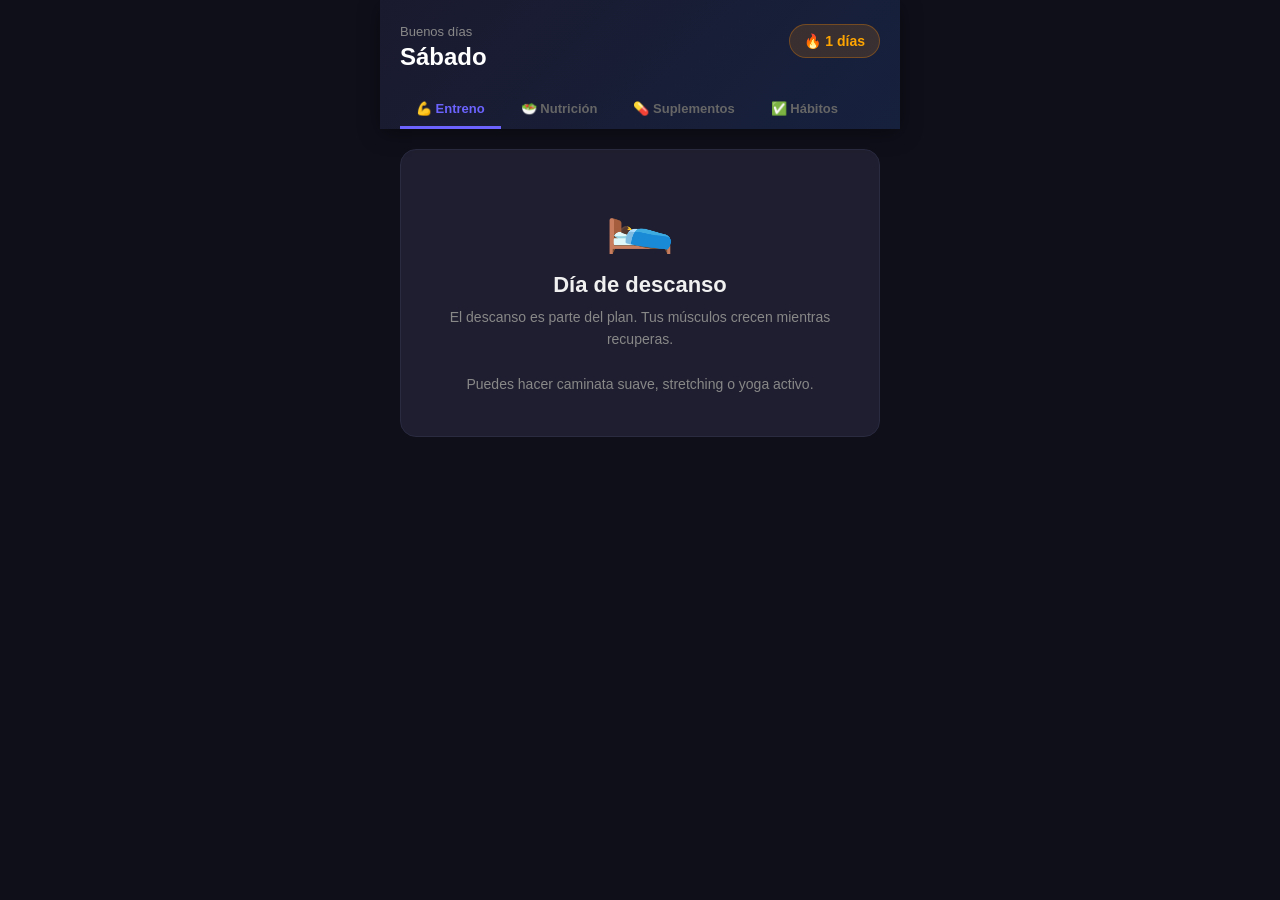
<file: plan-app/index.html>
<!DOCTYPE html>
<html lang="es">
<head>
  <meta charset="UTF-8" />
  <meta name="viewport" content="width=device-width, initial-scale=1.0" />
  <title>Mi Plan Diario</title>
  <link rel="stylesheet" href="style.css" />
  <link rel="manifest" href="manifest.json" />
  <meta name="apple-mobile-web-app-capable" content="yes" />
  <meta name="apple-mobile-web-app-title" content="Mi Plan" />
  <meta name="theme-color" content="#1a1a2e" />
</head>
<body>
  <div class="app">
    <header>
      <div class="header-top">
        <div>
          <p class="greeting" id="greeting"></p>
          <h1 id="day-name"></h1>
        </div>
        <div class="streak">🔥 <span id="streak">0</span> días</div>
      </div>
      <div class="tabs">
        <button class="tab active" onclick="showTab('training', this)">💪 Entreno</button>
        <button class="tab" onclick="showTab('nutrition', this)">🥗 Nutrición</button>
        <button class="tab" onclick="showTab('supplements', this)">💊 Suplementos</button>
        <button class="tab" onclick="showTab('habits', this)">✅ Hábitos</button>
      </div>
    </header>

    <!-- ENTRENAMIENTO -->
    <section id="tab-training" class="tab-content active">
      <div id="training-content"></div>
    </section>

    <!-- NUTRICIÓN -->
    <section id="tab-nutrition" class="tab-content">
      <div id="nutrition-content"></div>
    </section>

    <!-- SUPLEMENTOS -->
    <section id="tab-supplements" class="tab-content">
      <div id="supplements-content"></div>
    </section>

    <!-- HÁBITOS -->
    <section id="tab-habits" class="tab-content">
      <div id="habits-content"></div>
    </section>
  </div>

  <script src="app.js"></script>
</body>
</html>
</file>
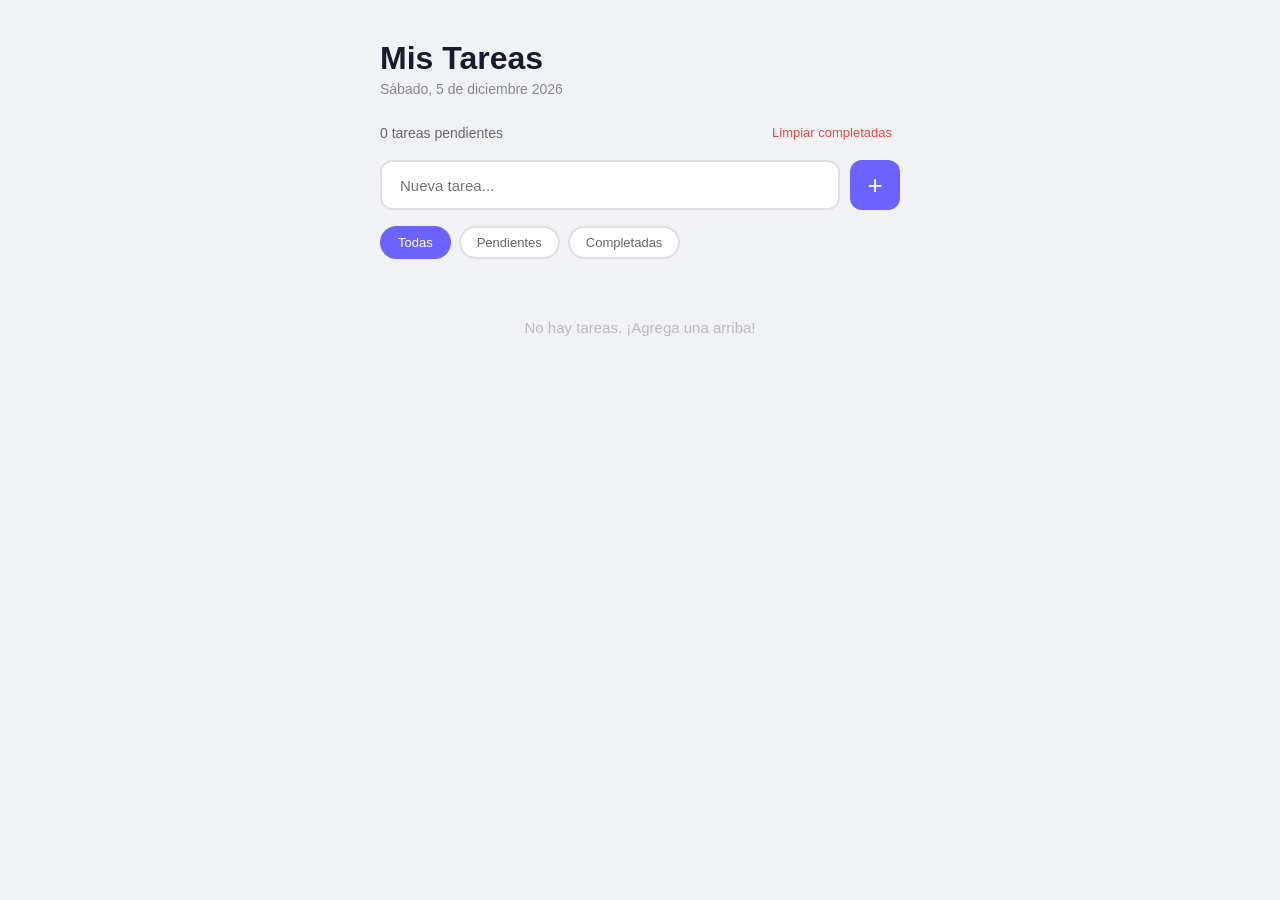
<file: todo-app/index.html>
<!DOCTYPE html>
<html lang="es">
<head>
  <meta charset="UTF-8" />
  <meta name="viewport" content="width=device-width, initial-scale=1.0" />
  <title>Mis Tareas</title>
  <link rel="stylesheet" href="style.css" />
  <link rel="manifest" href="manifest.json" />
  <meta name="apple-mobile-web-app-capable" content="yes" />
  <meta name="apple-mobile-web-app-status-bar-style" content="default" />
  <meta name="apple-mobile-web-app-title" content="Tareas" />
  <meta name="theme-color" content="#6c63ff" />
</head>
<body>
  <div class="container">
    <header>
      <h1>Mis Tareas</h1>
      <p class="date" id="date"></p>
    </header>

    <div class="stats">
      <span id="stats-text">0 tareas pendientes</span>
      <button class="clear-btn" onclick="clearCompleted()">Limpiar completadas</button>
    </div>

    <div class="input-row">
      <input type="text" id="new-task" placeholder="Nueva tarea..." onkeydown="if(event.key==='Enter') addTask()" />
      <button onclick="addTask()">+</button>
    </div>

    <div class="filters">
      <button class="filter-btn active" onclick="setFilter('all', this)">Todas</button>
      <button class="filter-btn" onclick="setFilter('pending', this)">Pendientes</button>
      <button class="filter-btn" onclick="setFilter('done', this)">Completadas</button>
    </div>

    <ul id="task-list"></ul>

    <p class="empty" id="empty-msg">No hay tareas. ¡Agrega una arriba!</p>
  </div>

  <script src="app.js"></script>
</body>
</html>
</file>
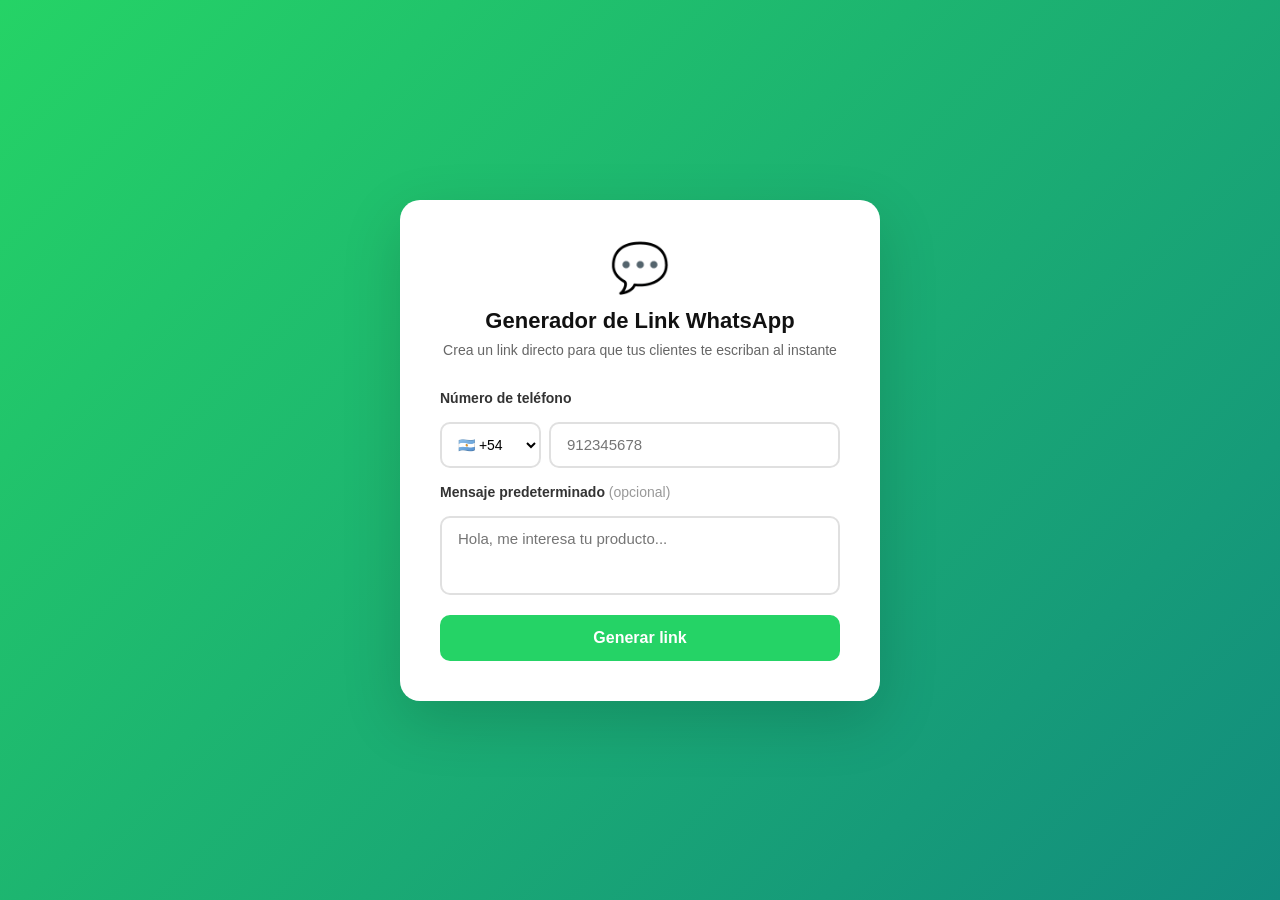
<file: whatsapp-link/index.html>
<!DOCTYPE html>
<html lang="es">
<head>
  <meta charset="UTF-8" />
  <meta name="viewport" content="width=device-width, initial-scale=1.0" />
  <title>Generador de Link de WhatsApp</title>
  <link rel="stylesheet" href="style.css" />
</head>
<body>
  <div class="card">
    <div class="logo">💬</div>
    <h1>Generador de Link WhatsApp</h1>
    <p class="subtitle">Crea un link directo para que tus clientes te escriban al instante</p>

    <div class="form">
      <label for="phone">Número de teléfono</label>
      <div class="phone-row">
        <select id="country">
          <option value="54">🇦🇷 +54</option>
          <option value="56">🇨🇱 +56</option>
          <option value="57">🇨🇴 +57</option>
          <option value="52">🇲🇽 +52</option>
          <option value="51">🇵🇪 +51</option>
          <option value="598">🇺🇾 +598</option>
          <option value="34">🇪🇸 +34</option>
          <option value="1">🇺🇸 +1</option>
        </select>
        <input type="tel" id="phone" placeholder="912345678" />
      </div>

      <label for="message">Mensaje predeterminado <span class="optional">(opcional)</span></label>
      <textarea id="message" rows="3" placeholder="Hola, me interesa tu producto..."></textarea>

      <button onclick="generate()">Generar link</button>
    </div>

    <div class="result" id="result" style="display:none">
      <p class="result-label">Tu link:</p>
      <div class="link-box">
        <span id="generated-link"></span>
        <button class="copy-btn" onclick="copyLink()">Copiar</button>
      </div>
      <a id="test-link" href="#" target="_blank" class="test-btn">Probar en WhatsApp →</a>
    </div>
  </div>

  <script src="app.js"></script>
</body>
</html>
</file>
<file: plan-app/style.css>
* { margin: 0; padding: 0; box-sizing: border-box; }

body {
  background: #0f0f1a;
  color: #f0f0f0;
  font-family: 'Segoe UI', sans-serif;
  min-height: 100vh;
}

.app { max-width: 520px; margin: 0 auto; padding-bottom: 40px; }

header {
  background: linear-gradient(135deg, #1a1a2e, #16213e);
  padding: 24px 20px 0;
  position: sticky;
  top: 0;
  z-index: 10;
  box-shadow: 0 4px 20px rgba(0,0,0,0.4);
}

.header-top {
  display: flex;
  justify-content: space-between;
  align-items: flex-start;
  margin-bottom: 20px;
}

.greeting { color: #888; font-size: 13px; margin-bottom: 4px; }

h1 { font-size: 24px; font-weight: 700; color: #fff; }

.streak {
  background: rgba(255,140,0,0.15);
  border: 1px solid rgba(255,140,0,0.3);
  padding: 8px 14px;
  border-radius: 20px;
  font-size: 14px;
  color: #ffa500;
  font-weight: 600;
}

.tabs {
  display: flex;
  gap: 4px;
  overflow-x: auto;
  padding-bottom: 0;
  scrollbar-width: none;
}
.tabs::-webkit-scrollbar { display: none; }

.tab {
  flex-shrink: 0;
  padding: 10px 16px;
  background: none;
  border: none;
  color: #666;
  font-size: 13px;
  font-weight: 600;
  cursor: pointer;
  border-bottom: 3px solid transparent;
  transition: all 0.2s;
  white-space: nowrap;
}
.tab.active { color: #6c63ff; border-bottom-color: #6c63ff; }

.tab-content { display: none; padding: 20px; }
.tab-content.active { display: block; }

/* Cards */
.card {
  background: #1e1e30;
  border-radius: 16px;
  padding: 20px;
  margin-bottom: 16px;
  border: 1px solid #2a2a40;
}

.card-title {
  font-size: 11px;
  font-weight: 700;
  text-transform: uppercase;
  letter-spacing: 1px;
  color: #666;
  margin-bottom: 14px;
}

.card-header {
  display: flex;
  align-items: center;
  gap: 12px;
  margin-bottom: 16px;
}

.card-icon {
  width: 44px;
  height: 44px;
  border-radius: 12px;
  display: flex;
  align-items: center;
  justify-content: center;
  font-size: 20px;
  flex-shrink: 0;
}

.card-header h2 { font-size: 17px; font-weight: 700; }
.card-header p { font-size: 13px; color: #888; margin-top: 2px; }

/* Rest day */
.rest-card {
  text-align: center;
  padding: 40px 20px;
}
.rest-card .big-emoji { font-size: 56px; margin-bottom: 16px; }
.rest-card h2 { font-size: 22px; margin-bottom: 8px; }
.rest-card p { color: #888; font-size: 14px; line-height: 1.6; }

/* Exercise list */
.exercise-list { display: flex; flex-direction: column; gap: 10px; }

.exercise {
  display: flex;
  align-items: center;
  gap: 12px;
  padding: 12px 14px;
  background: #252538;
  border-radius: 10px;
}

.ex-num {
  width: 28px;
  height: 28px;
  border-radius: 8px;
  background: #6c63ff22;
  color: #6c63ff;
  font-weight: 700;
  font-size: 13px;
  display: flex;
  align-items: center;
  justify-content: center;
  flex-shrink: 0;
}

.ex-info { flex: 1; }
.ex-name { font-size: 14px; font-weight: 600; }
.ex-detail { font-size: 12px; color: #888; margin-top: 2px; }

.ex-sets {
  font-size: 12px;
  font-weight: 700;
  color: #6c63ff;
  background: #6c63ff15;
  padding: 4px 10px;
  border-radius: 8px;
}

/* Meal */
.meal {
  display: flex;
  gap: 14px;
  padding: 14px 0;
  border-bottom: 1px solid #2a2a40;
}
.meal:last-child { border-bottom: none; padding-bottom: 0; }

.meal-time {
  font-size: 11px;
  color: #6c63ff;
  font-weight: 700;
  min-width: 48px;
  padding-top: 2px;
}

.meal-info h3 { font-size: 14px; font-weight: 600; margin-bottom: 4px; }
.meal-info p { font-size: 12px; color: #888; line-height: 1.5; }

.macro-row {
  display: flex;
  gap: 10px;
  margin-top: 16px;
}

.macro {
  flex: 1;
  background: #252538;
  border-radius: 10px;
  padding: 12px;
  text-align: center;
}
.macro-val { font-size: 20px; font-weight: 700; }
.macro-label { font-size: 11px; color: #888; margin-top: 2px; }

/* Supplements */
.supplement {
  display: flex;
  gap: 14px;
  padding: 14px 0;
  border-bottom: 1px solid #2a2a40;
  align-items: flex-start;
}
.supplement:last-child { border-bottom: none; padding-bottom: 0; }

.supp-icon {
  font-size: 28px;
  flex-shrink: 0;
  width: 44px;
  text-align: center;
}

.supp-info h3 { font-size: 14px; font-weight: 700; margin-bottom: 4px; }
.supp-info p { font-size: 12px; color: #888; line-height: 1.5; }

.supp-tags { display: flex; gap: 6px; flex-wrap: wrap; margin-top: 6px; }
.tag {
  font-size: 11px;
  padding: 3px 8px;
  border-radius: 6px;
  font-weight: 600;
}
.tag-time { background: #6c63ff20; color: #6c63ff; }
.tag-dose { background: #25d36620; color: #25d366; }
.tag-brand { background: #ffa50020; color: #ffa500; }

/* Habits */
.habit {
  display: flex;
  align-items: center;
  gap: 14px;
  padding: 14px;
  background: #252538;
  border-radius: 12px;
  margin-bottom: 10px;
  cursor: pointer;
  transition: background 0.2s;
}
.habit:hover { background: #2e2e45; }
.habit.done { opacity: 0.5; }

.habit-check {
  width: 24px;
  height: 24px;
  border-radius: 50%;
  border: 2px solid #444;
  display: flex;
  align-items: center;
  justify-content: center;
  flex-shrink: 0;
  transition: all 0.2s;
}
.habit.done .habit-check {
  background: #25d366;
  border-color: #25d366;
  color: white;
  font-size: 13px;
}

.habit-icon { font-size: 22px; }
.habit-text h3 { font-size: 14px; font-weight: 600; }
.habit-text p { font-size: 12px; color: #888; margin-top: 2px; }

.progress-bar {
  background: #252538;
  border-radius: 10px;
  height: 8px;
  margin-bottom: 20px;
  overflow: hidden;
}
.progress-fill {
  height: 100%;
  background: linear-gradient(90deg, #6c63ff, #25d366);
  border-radius: 10px;
  transition: width 0.4s ease;
}
.progress-label {
  font-size: 13px;
  color: #888;
  margin-bottom: 8px;
}
</file>
<file: todo-app/style.css>
* {
  margin: 0;
  padding: 0;
  box-sizing: border-box;
}

body {
  min-height: 100vh;
  background: #f0f2f5;
  font-family: 'Segoe UI', sans-serif;
  display: flex;
  justify-content: center;
  padding: 40px 20px;
}

.container {
  width: 100%;
  max-width: 520px;
}

header {
  margin-bottom: 24px;
}

h1 {
  font-size: 32px;
  color: #1a1a2e;
  font-weight: 700;
}

.date {
  color: #888;
  font-size: 14px;
  margin-top: 4px;
}

.stats {
  display: flex;
  justify-content: space-between;
  align-items: center;
  margin-bottom: 16px;
}

#stats-text {
  font-size: 14px;
  color: #666;
}

.clear-btn {
  background: none;
  border: none;
  color: #e74c3c;
  font-size: 13px;
  cursor: pointer;
  padding: 4px 8px;
  border-radius: 6px;
  transition: background 0.2s;
}

.clear-btn:hover {
  background: #fdecea;
}

.input-row {
  display: flex;
  gap: 10px;
  margin-bottom: 16px;
}

.input-row input {
  flex: 1;
  padding: 14px 18px;
  border: 2px solid #e0e0e0;
  border-radius: 12px;
  font-size: 15px;
  outline: none;
  background: white;
  transition: border-color 0.2s;
}

.input-row input:focus {
  border-color: #6c63ff;
}

.input-row button {
  width: 50px;
  height: 50px;
  background: #6c63ff;
  color: white;
  border: none;
  border-radius: 12px;
  font-size: 26px;
  cursor: pointer;
  transition: background 0.2s;
  line-height: 1;
}

.input-row button:hover {
  background: #574fd6;
}

.filters {
  display: flex;
  gap: 8px;
  margin-bottom: 20px;
}

.filter-btn {
  padding: 7px 16px;
  border: 2px solid #e0e0e0;
  border-radius: 20px;
  background: white;
  font-size: 13px;
  cursor: pointer;
  color: #666;
  transition: all 0.2s;
}

.filter-btn.active {
  background: #6c63ff;
  border-color: #6c63ff;
  color: white;
}

#task-list {
  list-style: none;
  display: flex;
  flex-direction: column;
  gap: 10px;
}

.task-item {
  display: flex;
  align-items: center;
  gap: 12px;
  background: white;
  padding: 16px 18px;
  border-radius: 12px;
  box-shadow: 0 2px 8px rgba(0,0,0,0.06);
  transition: opacity 0.2s;
  animation: slideIn 0.2s ease;
}

@keyframes slideIn {
  from { opacity: 0; transform: translateY(-8px); }
  to   { opacity: 1; transform: translateY(0); }
}

.task-item.done {
  opacity: 0.5;
}

.task-item input[type="checkbox"] {
  width: 20px;
  height: 20px;
  accent-color: #6c63ff;
  cursor: pointer;
  flex-shrink: 0;
}

.task-text {
  flex: 1;
  font-size: 15px;
  color: #333;
}

.task-item.done .task-text {
  text-decoration: line-through;
  color: #999;
}

.delete-btn {
  background: none;
  border: none;
  color: #ccc;
  font-size: 18px;
  cursor: pointer;
  padding: 4px;
  border-radius: 6px;
  transition: color 0.2s;
  line-height: 1;
}

.delete-btn:hover {
  color: #e74c3c;
}

.empty {
  text-align: center;
  color: #bbb;
  font-size: 15px;
  margin-top: 40px;
  display: none;
}
</file>
<file: whatsapp-link/style.css>
* {
  margin: 0;
  padding: 0;
  box-sizing: border-box;
}

body {
  min-height: 100vh;
  background: linear-gradient(135deg, #25D366 0%, #128C7E 100%);
  display: flex;
  align-items: center;
  justify-content: center;
  font-family: 'Segoe UI', sans-serif;
  padding: 20px;
}

.card {
  background: white;
  border-radius: 20px;
  padding: 40px;
  width: 100%;
  max-width: 480px;
  box-shadow: 0 20px 60px rgba(0,0,0,0.15);
}

.logo {
  font-size: 48px;
  text-align: center;
  margin-bottom: 12px;
}

h1 {
  text-align: center;
  font-size: 22px;
  color: #111;
  margin-bottom: 8px;
}

.subtitle {
  text-align: center;
  color: #666;
  font-size: 14px;
  margin-bottom: 32px;
}

.form {
  display: flex;
  flex-direction: column;
  gap: 16px;
}

label {
  font-size: 14px;
  font-weight: 600;
  color: #333;
}

.optional {
  font-weight: 400;
  color: #999;
}

.phone-row {
  display: flex;
  gap: 8px;
}

select {
  padding: 12px;
  border: 2px solid #e0e0e0;
  border-radius: 10px;
  font-size: 14px;
  background: white;
  cursor: pointer;
  outline: none;
}

select:focus {
  border-color: #25D366;
}

input, textarea {
  width: 100%;
  padding: 12px 16px;
  border: 2px solid #e0e0e0;
  border-radius: 10px;
  font-size: 15px;
  outline: none;
  transition: border-color 0.2s;
  font-family: inherit;
  resize: none;
}

input:focus, textarea:focus {
  border-color: #25D366;
}

button {
  background: #25D366;
  color: white;
  border: none;
  padding: 14px;
  border-radius: 10px;
  font-size: 16px;
  font-weight: 600;
  cursor: pointer;
  transition: background 0.2s;
  margin-top: 4px;
}

button:hover {
  background: #1ebe5d;
}

.result {
  margin-top: 28px;
  padding-top: 24px;
  border-top: 2px solid #f0f0f0;
}

.result-label {
  font-size: 13px;
  font-weight: 600;
  color: #666;
  margin-bottom: 8px;
}

.link-box {
  display: flex;
  align-items: center;
  background: #f5f5f5;
  border-radius: 10px;
  padding: 12px 16px;
  gap: 10px;
  margin-bottom: 12px;
}

.link-box span {
  flex: 1;
  font-size: 13px;
  color: #333;
  word-break: break-all;
}

.copy-btn {
  background: #128C7E;
  padding: 8px 14px;
  font-size: 13px;
  border-radius: 8px;
  margin-top: 0;
  white-space: nowrap;
}

.copy-btn:hover {
  background: #0f7a6d;
}

.test-btn {
  display: block;
  text-align: center;
  color: #25D366;
  font-weight: 600;
  font-size: 15px;
  text-decoration: none;
}

.test-btn:hover {
  text-decoration: underline;
}
</file>
